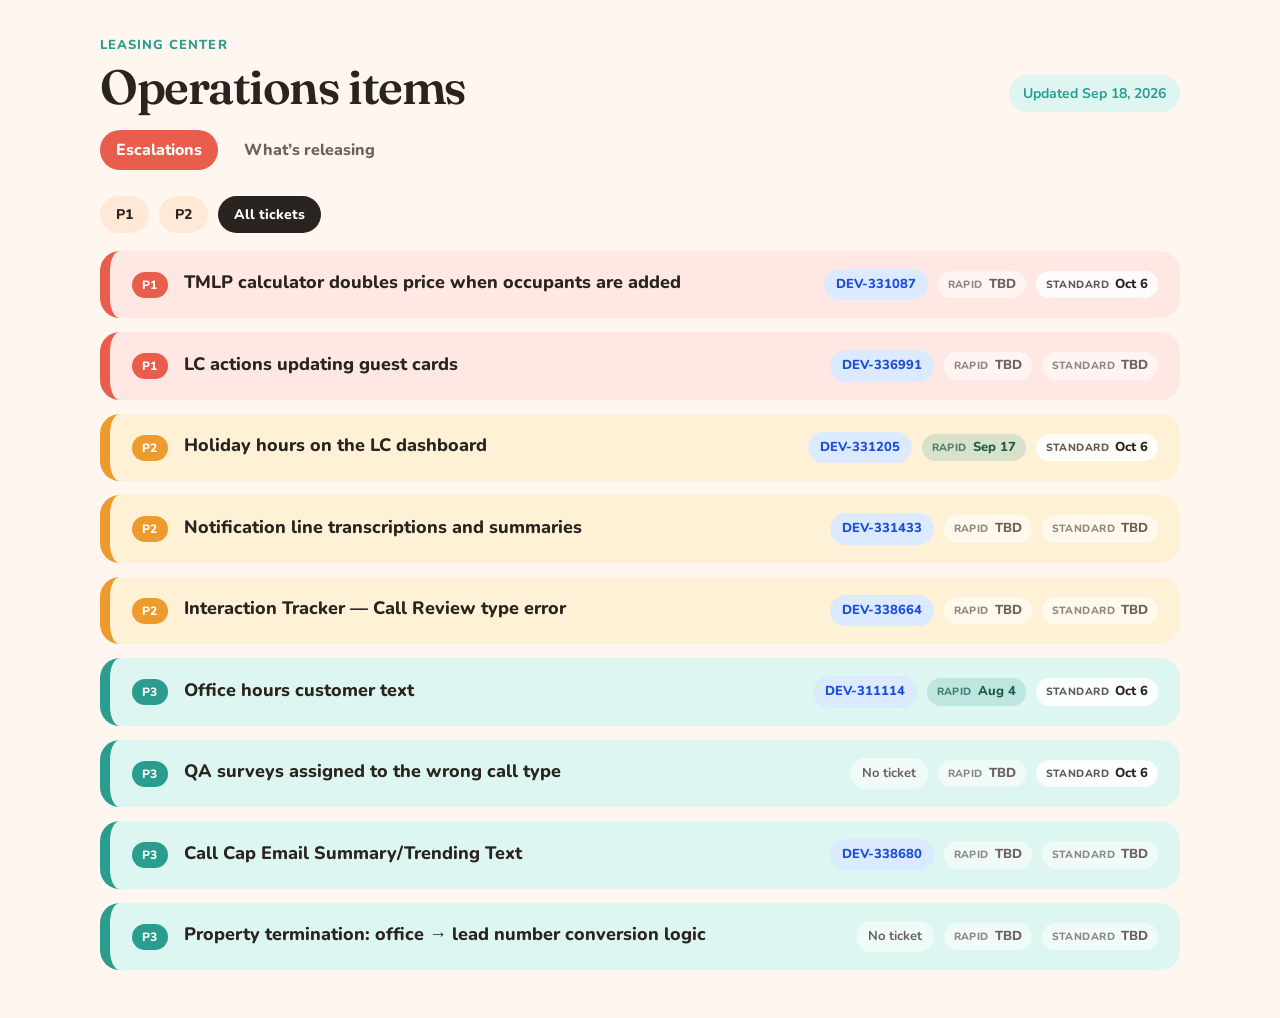
<file: index.html>
<!DOCTYPE html>
<html lang="en">
  <head>
    <meta charset="utf-8" />
    <meta name="viewport" content="width=device-width, initial-scale=1" />
    <title>LC Operations Items</title>
    <meta
      name="description"
      content="Leasing Center operations items: current escalations and what is releasing."
    />
    <link rel="icon" href="data:image/svg+xml,<svg xmlns='http://www.w3.org/2000/svg' viewBox='0 0 100 100'><rect fill='%232a9d8f' rx='24' width='100' height='100'/></svg>" />
    <link rel="preconnect" href="https://fonts.googleapis.com" />
    <link rel="preconnect" href="https://fonts.gstatic.com" crossorigin />
    <link
      href="https://fonts.googleapis.com/css2?family=Fraunces:opsz,wght@9..144,500;9..144,600&family=Nunito:wght@400;600;700;800&display=swap"
      rel="stylesheet"
    />
    <link rel="stylesheet" href="assets/styles.css?v=20260925a" />
  </head>
  <body>
    <a class="skip-link" href="#main">Skip to content</a>

    <header class="masthead">
      <div class="masthead__brand">
        <p class="eyebrow">Leasing Center</p>
        <h1>Operations items</h1>
      </div>
      <div class="masthead__meta" id="masthead-meta"></div>
    </header>

    <nav class="tabs" aria-label="Operations sections">
      <a class="tabs__link is-active" href="#escalations" data-tab="escalations">Escalations</a>
      <a class="tabs__link" href="#releases" data-tab="releases">What’s releasing</a>
    </nav>

    <main id="main">
      <section id="escalations" class="panel" data-panel="escalations">
        <div class="filters" role="group" aria-label="Filter escalations">
          <button type="button" class="chip" data-filter="p1">P1</button>
          <button type="button" class="chip" data-filter="p2">P2</button>
          <button type="button" class="chip is-active" data-filter="all">All tickets</button>
        </div>
        <div id="issue-board"></div>
        <p class="empty" id="issue-empty" hidden>No items match this filter.</p>
      </section>

      <section id="releases" class="panel" data-panel="releases" hidden>
        <a
          class="release-banner"
          id="jira-releasing-banner"
          href="https://entrata.atlassian.net/jira/dashboards/16707"
          target="_blank"
          rel="noopener noreferrer"
        >
          <span class="release-banner__eyebrow">Live in Jira</span>
          <span class="release-banner__copy">
            <strong>What’s Releasing dashboard</strong>
            <span>LC + VOIP ship list. Open this for the current cadence.</span>
          </span>
          <span class="release-banner__cta">Open Jira</span>
        </a>
        <div id="release-board"></div>
        <p class="empty" id="release-empty" hidden>
          Floor-impact notes will land here. Until then, use the Jira dashboard above.
        </p>
      </section>
    </main>

    <noscript>
      <p class="noscript">JavaScript is required to render items from <code>data/dashboard.js</code>.</p>
    </noscript>

    <script src="data/dashboard.js?v=20260925a"></script>
    <script src="assets/app.js?v=20260925a"></script>
  </body>
</html>
</file>
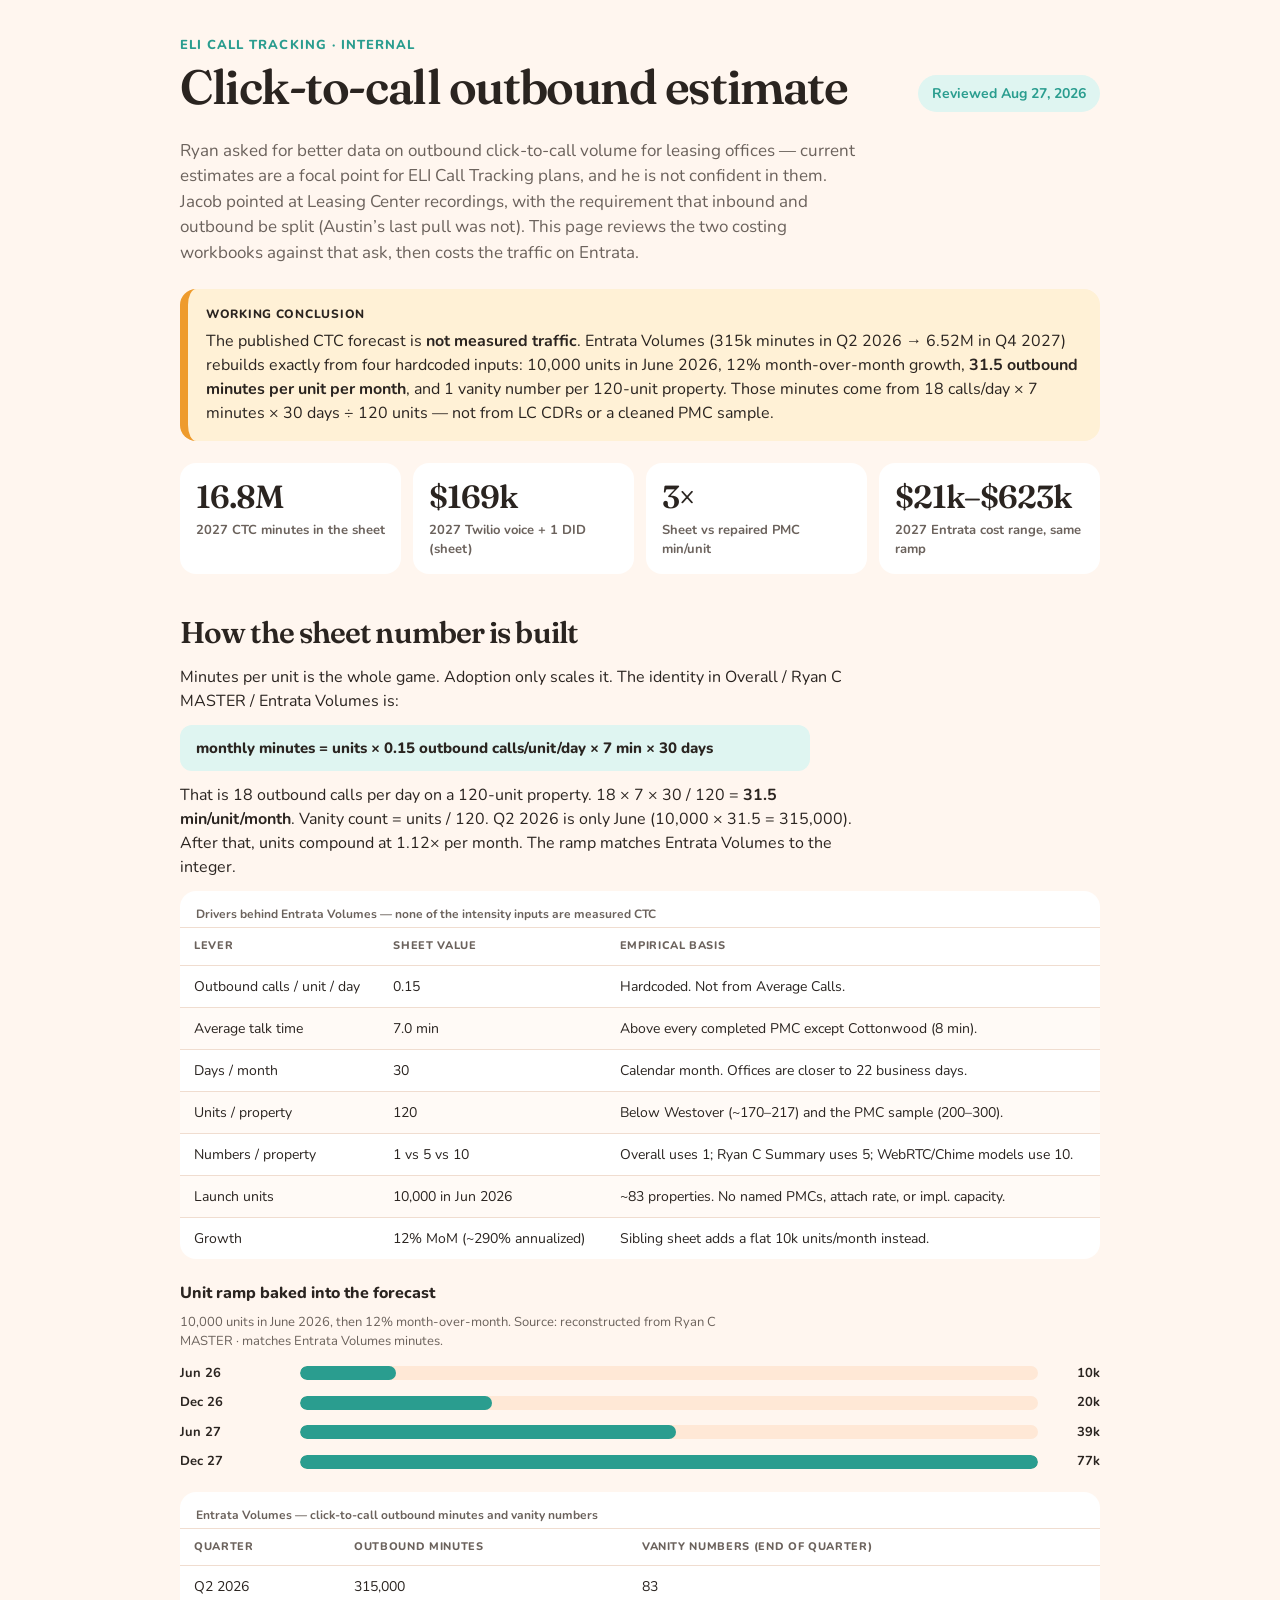
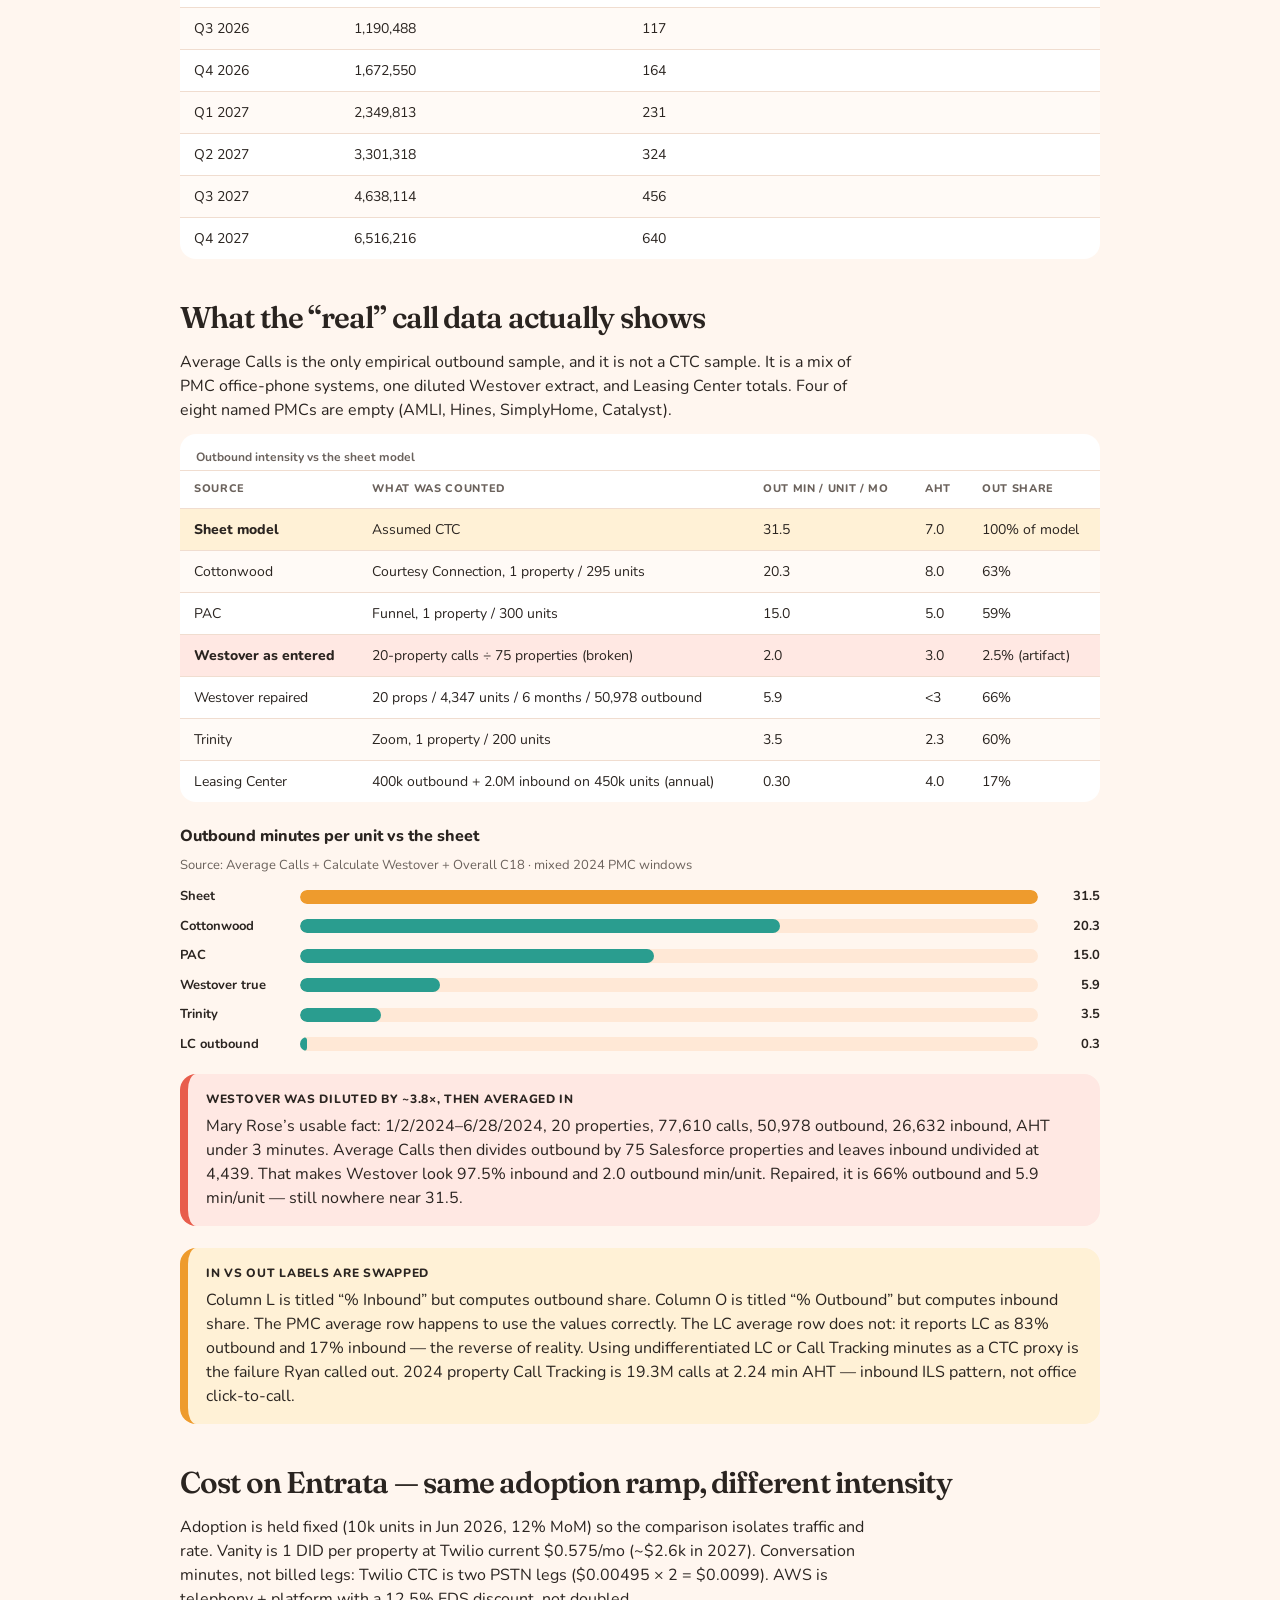
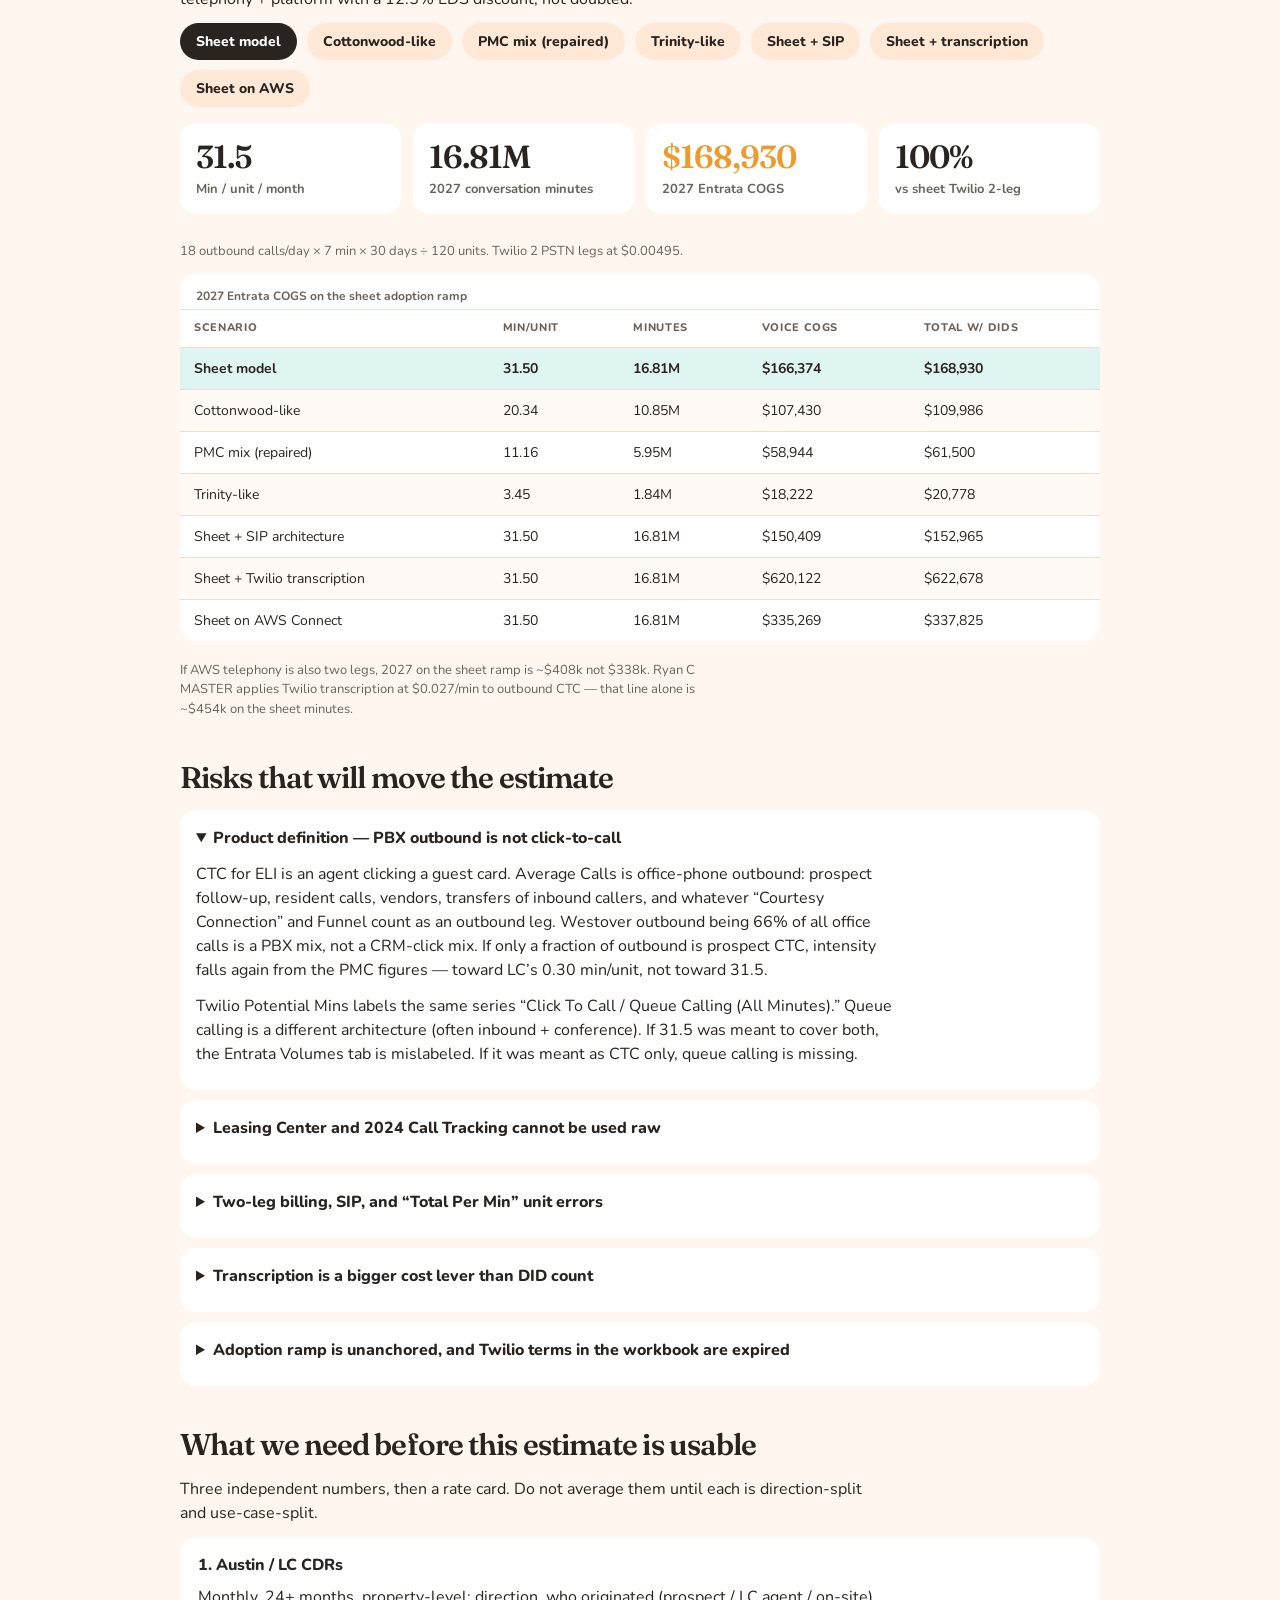
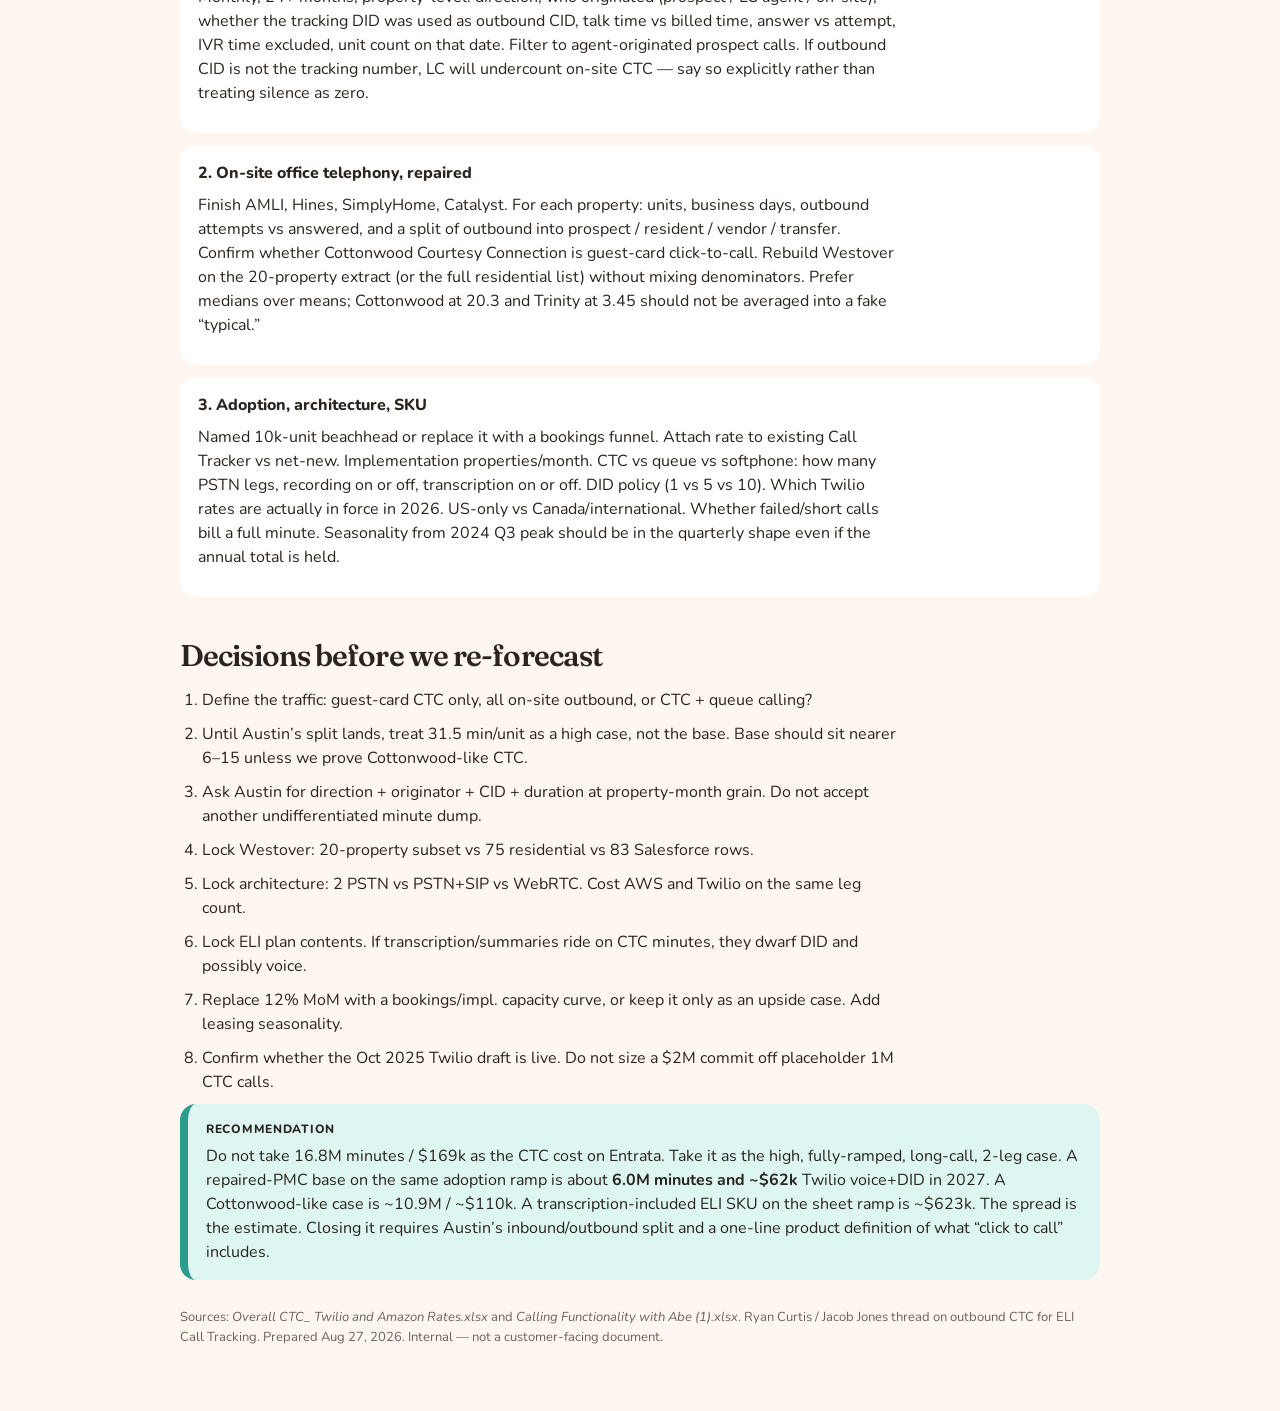
<file: ctc-outbound/index.html>
<!DOCTYPE html>
<html lang="en">
  <head>
    <meta charset="utf-8" />
    <meta name="viewport" content="width=device-width, initial-scale=1" />
    <title>Click-to-call outbound estimate — Entrata cost review</title>
    <meta
      name="description"
      content="Internal review of click-to-call outbound volume assumptions and what that traffic would cost on Entrata."
    />
    <meta name="robots" content="noindex, nofollow" />
    <link
      rel="icon"
      href="data:image/svg+xml,<svg xmlns='http://www.w3.org/2000/svg' viewBox='0 0 100 100'><rect fill='%232a9d8f' rx='24' width='100' height='100'/></svg>"
    />
    <link rel="preconnect" href="https://fonts.googleapis.com" />
    <link rel="preconnect" href="https://fonts.gstatic.com" crossorigin />
    <link
      href="https://fonts.googleapis.com/css2?family=Fraunces:opsz,wght@9..144,500;9..144,600&family=Nunito:wght@400;600;700;800&display=swap"
      rel="stylesheet"
    />
    <link rel="stylesheet" href="../assets/styles.css" />
    <link rel="stylesheet" href="../assets/ctc.css" />
  </head>
  <body class="ctc">
    <a class="skip-link" href="#main">Skip to content</a>

    <header class="masthead">
      <div class="masthead__brand">
        <p class="eyebrow">ELI Call Tracking · internal</p>
        <h1>Click-to-call outbound estimate</h1>
      </div>
      <div class="masthead__meta">Reviewed Aug 27, 2026</div>
    </header>

    <main id="main" class="ctc-main">
      <p class="lede">
        Ryan asked for better data on outbound click-to-call volume for leasing
        offices — current estimates are a focal point for ELI Call Tracking
        plans, and he is not confident in them. Jacob pointed at Leasing Center
        recordings, with the requirement that inbound and outbound be split
        (Austin’s last pull was not). This page reviews the two costing
        workbooks against that ask, then costs the traffic on Entrata.
      </p>

      <aside class="callout callout--warn" role="note">
        <p class="callout__label">Working conclusion</p>
        <p>
          The published CTC forecast is <strong>not measured traffic</strong>.
          Entrata Volumes (315k minutes in Q2 2026 → 6.52M in Q4 2027) rebuilds
          exactly from four hardcoded inputs: 10,000 units in June 2026, 12%
          month-over-month growth, <strong>31.5 outbound minutes per unit per
          month</strong>, and 1 vanity number per 120-unit property. Those
          minutes come from 18 calls/day × 7 minutes × 30 days ÷ 120 units —
          not from LC CDRs or a cleaned PMC sample.
        </p>
      </aside>

      <section class="stats" aria-label="Headline numbers">
        <article class="stat">
          <p class="stat__value">16.8M</p>
          <p class="stat__label">2027 CTC minutes in the sheet</p>
        </article>
        <article class="stat">
          <p class="stat__value">$169k</p>
          <p class="stat__label">2027 Twilio voice + 1 DID (sheet)</p>
        </article>
        <article class="stat">
          <p class="stat__value">3×</p>
          <p class="stat__label">Sheet vs repaired PMC min/unit</p>
        </article>
        <article class="stat">
          <p class="stat__value">$21k–$623k</p>
          <p class="stat__label">2027 Entrata cost range, same ramp</p>
        </article>
      </section>

      <section>
        <h2>How the sheet number is built</h2>
        <p>
          Minutes per unit is the whole game. Adoption only scales it. The
          identity in Overall / Ryan C MASTER / Entrata Volumes is:
        </p>
        <p class="formula">
          monthly minutes = units × 0.15 outbound calls/unit/day × 7 min × 30 days
        </p>
        <p>
          That is 18 outbound calls per day on a 120-unit property. 18 × 7 × 30 /
          120 = <strong>31.5 min/unit/month</strong>. Vanity count = units / 120.
          Q2 2026 is only June (10,000 × 31.5 = 315,000). After that, units
          compound at 1.12× per month. The ramp matches Entrata Volumes to the
          integer.
        </p>

        <div class="table-wrap">
          <table>
            <caption>
              Drivers behind Entrata Volumes — none of the intensity inputs are
              measured CTC
            </caption>
            <thead>
              <tr>
                <th>Lever</th>
                <th>Sheet value</th>
                <th>Empirical basis</th>
              </tr>
            </thead>
            <tbody>
              <tr>
                <td>Outbound calls / unit / day</td>
                <td>0.15</td>
                <td>Hardcoded. Not from Average Calls.</td>
              </tr>
              <tr>
                <td>Average talk time</td>
                <td>7.0 min</td>
                <td>Above every completed PMC except Cottonwood (8 min).</td>
              </tr>
              <tr>
                <td>Days / month</td>
                <td>30</td>
                <td>Calendar month. Offices are closer to 22 business days.</td>
              </tr>
              <tr>
                <td>Units / property</td>
                <td>120</td>
                <td>Below Westover (~170–217) and the PMC sample (200–300).</td>
              </tr>
              <tr>
                <td>Numbers / property</td>
                <td>1 vs 5 vs 10</td>
                <td>Overall uses 1; Ryan C Summary uses 5; WebRTC/Chime models use 10.</td>
              </tr>
              <tr>
                <td>Launch units</td>
                <td>10,000 in Jun 2026</td>
                <td>~83 properties. No named PMCs, attach rate, or impl. capacity.</td>
              </tr>
              <tr>
                <td>Growth</td>
                <td>12% MoM (~290% annualized)</td>
                <td>Sibling sheet adds a flat 10k units/month instead.</td>
              </tr>
            </tbody>
          </table>
        </div>

        <h3>Unit ramp baked into the forecast</h3>
        <p class="caption">
          10,000 units in June 2026, then 12% month-over-month. Source:
          reconstructed from Ryan C MASTER · matches Entrata Volumes minutes.
        </p>
        <div class="ramp" role="img" aria-label="Units on CTC from June 2026 to December 2027">
          <div class="ramp__row">
            <span>Jun 26</span>
            <div class="ramp__track"><i style="width: 13%"></i></div>
            <b>10k</b>
          </div>
          <div class="ramp__row">
            <span>Dec 26</span>
            <div class="ramp__track"><i style="width: 26%"></i></div>
            <b>20k</b>
          </div>
          <div class="ramp__row">
            <span>Jun 27</span>
            <div class="ramp__track"><i style="width: 51%"></i></div>
            <b>39k</b>
          </div>
          <div class="ramp__row">
            <span>Dec 27</span>
            <div class="ramp__track"><i style="width: 100%"></i></div>
            <b>77k</b>
          </div>
        </div>

        <div class="table-wrap">
          <table>
            <caption>Entrata Volumes — click-to-call outbound minutes and vanity numbers</caption>
            <thead>
              <tr>
                <th>Quarter</th>
                <th>Outbound minutes</th>
                <th>Vanity numbers (end of quarter)</th>
              </tr>
            </thead>
            <tbody>
              <tr><td>Q2 2026</td><td>315,000</td><td>83</td></tr>
              <tr><td>Q3 2026</td><td>1,190,488</td><td>117</td></tr>
              <tr><td>Q4 2026</td><td>1,672,550</td><td>164</td></tr>
              <tr><td>Q1 2027</td><td>2,349,813</td><td>231</td></tr>
              <tr><td>Q2 2027</td><td>3,301,318</td><td>324</td></tr>
              <tr><td>Q3 2027</td><td>4,638,114</td><td>456</td></tr>
              <tr><td>Q4 2027</td><td>6,516,216</td><td>640</td></tr>
            </tbody>
          </table>
        </div>
      </section>

      <section>
        <h2>What the “real” call data actually shows</h2>
        <p>
          Average Calls is the only empirical outbound sample, and it is not a
          CTC sample. It is a mix of PMC office-phone systems, one diluted
          Westover extract, and Leasing Center totals. Four of eight named PMCs
          are empty (AMLI, Hines, SimplyHome, Catalyst).
        </p>

        <div class="table-wrap">
          <table>
            <caption>Outbound intensity vs the sheet model</caption>
            <thead>
              <tr>
                <th>Source</th>
                <th>What was counted</th>
                <th>Out min / unit / mo</th>
                <th>AHT</th>
                <th>Out share</th>
              </tr>
            </thead>
            <tbody>
              <tr class="row-warn">
                <td>Sheet model</td>
                <td>Assumed CTC</td>
                <td>31.5</td>
                <td>7.0</td>
                <td>100% of model</td>
              </tr>
              <tr>
                <td>Cottonwood</td>
                <td>Courtesy Connection, 1 property / 295 units</td>
                <td>20.3</td>
                <td>8.0</td>
                <td>63%</td>
              </tr>
              <tr>
                <td>PAC</td>
                <td>Funnel, 1 property / 300 units</td>
                <td>15.0</td>
                <td>5.0</td>
                <td>59%</td>
              </tr>
              <tr class="row-bad">
                <td>Westover as entered</td>
                <td>20-property calls ÷ 75 properties (broken)</td>
                <td>2.0</td>
                <td>3.0</td>
                <td>2.5% (artifact)</td>
              </tr>
              <tr>
                <td>Westover repaired</td>
                <td>20 props / 4,347 units / 6 months / 50,978 outbound</td>
                <td>5.9</td>
                <td>&lt;3</td>
                <td>66%</td>
              </tr>
              <tr>
                <td>Trinity</td>
                <td>Zoom, 1 property / 200 units</td>
                <td>3.5</td>
                <td>2.3</td>
                <td>60%</td>
              </tr>
              <tr>
                <td>Leasing Center</td>
                <td>400k outbound + 2.0M inbound on 450k units (annual)</td>
                <td>0.30</td>
                <td>4.0</td>
                <td>17%</td>
              </tr>
            </tbody>
          </table>
        </div>

        <h3>Outbound minutes per unit vs the sheet</h3>
        <p class="caption">
          Source: Average Calls + Calculate Westover + Overall C18 · mixed 2024
          PMC windows
        </p>
        <div class="bars" role="img" aria-label="Outbound minutes per unit per month by source">
          <div class="bars__row">
            <span>Sheet</span>
            <div class="bars__track"><i class="is-warn" style="width: 100%"></i></div>
            <b>31.5</b>
          </div>
          <div class="bars__row">
            <span>Cottonwood</span>
            <div class="bars__track"><i style="width: 65%"></i></div>
            <b>20.3</b>
          </div>
          <div class="bars__row">
            <span>PAC</span>
            <div class="bars__track"><i style="width: 48%"></i></div>
            <b>15.0</b>
          </div>
          <div class="bars__row">
            <span>Westover true</span>
            <div class="bars__track"><i style="width: 19%"></i></div>
            <b>5.9</b>
          </div>
          <div class="bars__row">
            <span>Trinity</span>
            <div class="bars__track"><i style="width: 11%"></i></div>
            <b>3.5</b>
          </div>
          <div class="bars__row">
            <span>LC outbound</span>
            <div class="bars__track"><i style="width: 1%"></i></div>
            <b>0.3</b>
          </div>
        </div>

        <aside class="callout callout--danger" role="note">
          <p class="callout__label">Westover was diluted by ~3.8×, then averaged in</p>
          <p>
            Mary Rose’s usable fact: 1/2/2024–6/28/2024, 20 properties, 77,610
            calls, 50,978 outbound, 26,632 inbound, AHT under 3 minutes. Average
            Calls then divides outbound by 75 Salesforce properties and leaves
            inbound undivided at 4,439. That makes Westover look 97.5% inbound
            and 2.0 outbound min/unit. Repaired, it is 66% outbound and 5.9
            min/unit — still nowhere near 31.5.
          </p>
        </aside>

        <aside class="callout callout--warn" role="note">
          <p class="callout__label">In vs out labels are swapped</p>
          <p>
            Column L is titled “% Inbound” but computes outbound share. Column O
            is titled “% Outbound” but computes inbound share. The PMC average
            row happens to use the values correctly. The LC average row does
            not: it reports LC as 83% outbound and 17% inbound — the reverse of
            reality. Using undifferentiated LC or Call Tracking minutes as a CTC
            proxy is the failure Ryan called out. 2024 property Call Tracking is
            19.3M calls at 2.24 min AHT — inbound ILS pattern, not office
            click-to-call.
          </p>
        </aside>
      </section>

      <section>
        <h2>Cost on Entrata — same adoption ramp, different intensity</h2>
        <p>
          Adoption is held fixed (10k units in Jun 2026, 12% MoM) so the
          comparison isolates traffic and rate. Vanity is 1 DID per property at
          Twilio current $0.575/mo (~$2.6k in 2027). Conversation minutes, not
          billed legs: Twilio CTC is two PSTN legs ($0.00495 × 2 = $0.0099). AWS
          is telephony + platform with a 12.5% EDS discount, not doubled.
        </p>

        <div class="filters" role="group" aria-label="2027 cost scenario">
          <button type="button" class="chip is-active" data-scenario="sheet">Sheet model</button>
          <button type="button" class="chip" data-scenario="cottonwood">Cottonwood-like</button>
          <button type="button" class="chip" data-scenario="pmc">PMC mix (repaired)</button>
          <button type="button" class="chip" data-scenario="trinity">Trinity-like</button>
          <button type="button" class="chip" data-scenario="sip">Sheet + SIP</button>
          <button type="button" class="chip" data-scenario="trans">Sheet + transcription</button>
          <button type="button" class="chip" data-scenario="aws">Sheet on AWS</button>
        </div>

        <div id="scenario-stats" class="stats stats--live" aria-live="polite"></div>
        <p id="scenario-why" class="scenario-why"></p>

        <div class="table-wrap">
          <table>
            <caption>2027 Entrata COGS on the sheet adoption ramp</caption>
            <thead>
              <tr>
                <th>Scenario</th>
                <th>Min/unit</th>
                <th>Minutes</th>
                <th>Voice COGS</th>
                <th>Total w/ DIDs</th>
              </tr>
            </thead>
            <tbody id="scenario-table"></tbody>
          </table>
        </div>
        <p class="caption">
          If AWS telephony is also two legs, 2027 on the sheet ramp is ~$408k
          not $338k. Ryan C MASTER applies Twilio transcription at $0.027/min to
          outbound CTC — that line alone is ~$454k on the sheet minutes.
        </p>
      </section>

      <section>
        <h2>Risks that will move the estimate</h2>

        <details open>
          <summary>Product definition — PBX outbound is not click-to-call</summary>
          <p>
            CTC for ELI is an agent clicking a guest card. Average Calls is
            office-phone outbound: prospect follow-up, resident calls, vendors,
            transfers of inbound callers, and whatever “Courtesy Connection” and
            Funnel count as an outbound leg. Westover outbound being 66% of all
            office calls is a PBX mix, not a CRM-click mix. If only a fraction
            of outbound is prospect CTC, intensity falls again from the PMC
            figures — toward LC’s 0.30 min/unit, not toward 31.5.
          </p>
          <p>
            Twilio Potential Mins labels the same series “Click To Call / Queue
            Calling (All Minutes).” Queue calling is a different architecture
            (often inbound + conference). If 31.5 was meant to cover both, the
            Entrata Volumes tab is mislabeled. If it was meant as CTC only,
            queue calling is missing.
          </p>
        </details>

        <details>
          <summary>Leasing Center and 2024 Call Tracking cannot be used raw</summary>
          <p>
            Jacob is right that LC has recordings and duration. Ryan is right
            that direction was missing last time. 2024 LC: 2.16M calls, 9.37M
            minutes, 4.33 min AHT. Property Call Tracking: 19.3M calls, 43.4M
            minutes, 2.24 min AHT (inbound ILS). The Twilio mins sheet then puts
            9,365,748 LC minutes into each 2027 quarter after a half-quarter
            start — that is the 2024 annual total, reused as a quarterly run
            rate (~4×). Call Tracking migration is a separate (and currently
            broken) volume, not a CTC proof point.
          </p>
          <p>
            LC is also 83% inbound. On-site CTC is outbound. Centralized agents
            will not match on-site leasing-office behavior. Use LC only as a
            direction-split, unit-normalized outbound series for
            agent-originated prospect calls.
          </p>
        </details>

        <details>
          <summary>Two-leg billing, SIP, and “Total Per Min” unit errors</summary>
          <p>
            Click-to-call usually places two calls: agent and prospect. The
            Twilio calculator correctly ×2s PSTN. Overall’s Twilio outbound rate
            of $0.0099 is already 2 × $0.00495. AWS is entered as one telephony
            minute plus platform and is not doubled. Overall then sums vanity
            $/month into “Total Per Min,” producing $0.807 for AWS and $0.585
            for Twilio — those totals are not per-minute rates and should not be
            used in a cost model.
          </p>
          <p>
            Architecture is a first-class volume question: a WebRTC/softphone
            leg to the agent replaces one PSTN leg. That is a 10–40% COGS swing
            before intensity moves.
          </p>
        </details>

        <details>
          <summary>Transcription is a bigger cost lever than DID count</summary>
          <p>
            Ryan C Summary prices inbound transcription at $0.20/hour
            ($0.0033/min) and keeps it off outbound. Ryan C MASTER marks Twilio
            transcription $0.027/min and applies it to outbound CTC, taking unit
            COGS from ~$0.32 to ~$1.17 and the 60% margin price from ~$0.79 to
            ~$2.92. Call Tracker+ is still shown at $0.75. If ELI Call Tracking
            plans include recording, summaries, and scoring on CTC, the $169k
            voice bill is the wrong conversation.
          </p>
        </details>

        <details>
          <summary>Adoption ramp is unanchored, and Twilio terms in the workbook are expired</summary>
          <p>
            10,000 units in June 2026 is ~83 properties. 12% MoM is ~39k units
            by June 2027 and ~77k by December 2027 (~641 properties). There is
            no seasonality, despite 2024 property calls peaking in Q3 at 1.43×
            Q4. There is no attach rate to existing Call Tracker (21,161
            Veracity+Twilio numbers; 77,967 total tracking numbers).
          </p>
          <p>
            TWILIO tab: draft sent 10/16/25, expired 11/15/25, estimated launch
            12/1/25, $2M year-1 and $2.5M year-2 annual commitment on entire
            Twilio spend. Entrata’s existing Twilio bill in the sheet is
            SMS-heavy (Nov 2025 × 12 ≈ $1.09M SMS). Voice CTC at sheet scale is
            small relative to that commit; voice + the 4×-inflated Call Tracking
            migration figure is not. Entrata “Total Calls” is a dash — we do
            not have a current Entrata voice baseline. The calculator’s 1M CTC
            calls is a vendor placeholder, not this forecast.
          </p>
        </details>
      </section>

      <section>
        <h2>What we need before this estimate is usable</h2>
        <p>
          Three independent numbers, then a rate card. Do not average them until
          each is direction-split and use-case-split.
        </p>

        <article class="need">
          <h3>1. Austin / LC CDRs</h3>
          <p>
            Monthly, 24+ months, property-level: direction, who originated
            (prospect / LC agent / on-site), whether the tracking DID was used
            as outbound CID, talk time vs billed time, answer vs attempt, IVR
            time excluded, unit count on that date. Filter to agent-originated
            prospect calls. If outbound CID is not the tracking number, LC will
            undercount on-site CTC — say so explicitly rather than treating
            silence as zero.
          </p>
        </article>
        <article class="need">
          <h3>2. On-site office telephony, repaired</h3>
          <p>
            Finish AMLI, Hines, SimplyHome, Catalyst. For each property: units,
            business days, outbound attempts vs answered, and a split of
            outbound into prospect / resident / vendor / transfer. Confirm
            whether Cottonwood Courtesy Connection is guest-card click-to-call.
            Rebuild Westover on the 20-property extract (or the full residential
            list) without mixing denominators. Prefer medians over means;
            Cottonwood at 20.3 and Trinity at 3.45 should not be averaged into a
            fake “typical.”
          </p>
        </article>
        <article class="need">
          <h3>3. Adoption, architecture, SKU</h3>
          <p>
            Named 10k-unit beachhead or replace it with a bookings funnel.
            Attach rate to existing Call Tracker vs net-new. Implementation
            properties/month. CTC vs queue vs softphone: how many PSTN legs,
            recording on or off, transcription on or off. DID policy (1 vs 5 vs
            10). Which Twilio rates are actually in force in 2026. US-only vs
            Canada/international. Whether failed/short calls bill a full minute.
            Seasonality from 2024 Q3 peak should be in the quarterly shape even
            if the annual total is held.
          </p>
        </article>
      </section>

      <section>
        <h2>Decisions before we re-forecast</h2>
        <ol class="align">
          <li>Define the traffic: guest-card CTC only, all on-site outbound, or CTC + queue calling?</li>
          <li>Until Austin’s split lands, treat 31.5 min/unit as a high case, not the base. Base should sit nearer 6–15 unless we prove Cottonwood-like CTC.</li>
          <li>Ask Austin for direction + originator + CID + duration at property-month grain. Do not accept another undifferentiated minute dump.</li>
          <li>Lock Westover: 20-property subset vs 75 residential vs 83 Salesforce rows.</li>
          <li>Lock architecture: 2 PSTN vs PSTN+SIP vs WebRTC. Cost AWS and Twilio on the same leg count.</li>
          <li>Lock ELI plan contents. If transcription/summaries ride on CTC minutes, they dwarf DID and possibly voice.</li>
          <li>Replace 12% MoM with a bookings/impl. capacity curve, or keep it only as an upside case. Add leasing seasonality.</li>
          <li>Confirm whether the Oct 2025 Twilio draft is live. Do not size a $2M commit off placeholder 1M CTC calls.</li>
        </ol>
      </section>

      <aside class="callout callout--ok" role="note">
        <p class="callout__label">Recommendation</p>
        <p>
          Do not take 16.8M minutes / $169k as the CTC cost on Entrata. Take it
          as the high, fully-ramped, long-call, 2-leg case. A repaired-PMC base
          on the same adoption ramp is about <strong>6.0M minutes and ~$62k</strong>
          Twilio voice+DID in 2027. A Cottonwood-like case is ~10.9M / ~$110k.
          A transcription-included ELI SKU on the sheet ramp is ~$623k. The
          spread is the estimate. Closing it requires Austin’s inbound/outbound
          split and a one-line product definition of what “click to call”
          includes.
        </p>
      </aside>

      <p class="footnote">
        Sources: <em>Overall CTC_ Twilio and Amazon Rates.xlsx</em> and
        <em>Calling Functionality with Abe (1).xlsx</em>. Ryan Curtis / Jacob
        Jones thread on outbound CTC for ELI Call Tracking. Prepared Aug 27,
        2026. Internal — not a customer-facing document.
      </p>
    </main>

    <script src="../assets/ctc.js"></script>
  </body>
</html>
</file>
<file: assets/styles.css>
:root {
  --paper: #fff6ef;
  --paper-2: #ffffff;
  --ink: #2a2420;
  --ink-soft: #6b625c;
  --rule: #f0ddd0;
  --accent: #2a9d8f;
  --accent-soft: #dff5f1;
  --coral: #e85d4c;
  --p1: #e85d4c;
  --p1-soft: #ffe8e3;
  --p2: #ee9b2d;
  --p2-soft: #fff1d6;
  --p3: #2a9d8f;
  --p3-soft: #def6f1;
  --p4: #7b6cbf;
  --p4-soft: #eee9ff;
  --wait: #c56a12;
  --ok: #2a9d8f;
  --ticket: #1d4ed8;
  --ticket-soft: #dbeafe;
  --max: 1080px;
  --sans: "Nunito", "Segoe UI", sans-serif;
  --serif: "Fraunces", Georgia, serif;
  --radius: 20px;
}

*,
*::before,
*::after {
  box-sizing: border-box;
}

html {
  scroll-behavior: smooth;
}

body {
  margin: 0;
  color: var(--ink);
  background: var(--paper);
  font-family: var(--sans);
  font-size: 16px;
  line-height: 1.5;
}

[hidden] {
  display: none !important;
}

.skip-link {
  position: absolute;
  left: 12px;
  top: -40px;
  z-index: 10;
  padding: 8px 14px;
  border-radius: 999px;
  background: var(--ink);
  color: var(--paper-2);
}

.skip-link:focus {
  top: 12px;
}

.masthead,
.tabs,
main {
  width: min(var(--max), calc(100% - 40px));
  margin-inline: auto;
}

.masthead {
  display: flex;
  justify-content: space-between;
  gap: 24px;
  align-items: flex-end;
  padding: 36px 0 18px;
}

.eyebrow {
  margin: 0 0 6px;
  color: var(--accent);
  font-size: 13px;
  font-weight: 800;
  letter-spacing: 0.08em;
  text-transform: uppercase;
}

h1 {
  margin: 0;
  font-family: var(--serif);
  font-size: clamp(34px, 5vw, 48px);
  font-weight: 600;
  letter-spacing: -0.03em;
  line-height: 1.05;
}

.masthead__meta {
  padding: 8px 14px;
  border-radius: 999px;
  background: var(--accent-soft);
  color: var(--accent);
  font-size: 14px;
  font-weight: 700;
  white-space: nowrap;
}

.tabs {
  display: flex;
  gap: 10px;
  padding-bottom: 4px;
}

.tabs__link {
  padding: 8px 16px;
  border-radius: 999px;
  color: var(--ink-soft);
  font-weight: 800;
  text-decoration: none;
}

.tabs__link:hover,
.tabs__link:focus-visible {
  color: var(--ink);
  background: #ffe8d6;
}

.tabs__link.is-active {
  color: #fff;
  background: var(--coral);
}

.panel {
  padding: 22px 0 48px;
}

.filters {
  display: flex;
  flex-wrap: wrap;
  gap: 10px;
  margin-bottom: 18px;
}

.chip {
  padding: 8px 16px;
  border: 0;
  border-radius: 999px;
  background: #ffe8d6;
  color: var(--ink);
  font: inherit;
  font-size: 14px;
  font-weight: 800;
  cursor: pointer;
}

.chip:hover,
.chip:focus-visible {
  background: #ffd9bb;
}

.chip.is-active {
  color: #fff;
  background: var(--ink);
}

.chip[data-filter="p1"].is-active {
  background: var(--p1);
}

.chip[data-filter="p2"].is-active {
  background: var(--p2);
}

.issue {
  width: 100%;
  overflow: hidden;
  background: var(--paper-2);
  border: 0;
  border-radius: var(--radius);
  border-left: 10px solid var(--rule);
}

.issue + .issue {
  margin-top: 14px;
}

.issue--p1 {
  background: var(--p1-soft);
  border-left-color: var(--p1);
}

.issue--p2 {
  background: var(--p2-soft);
  border-left-color: var(--p2);
}

.issue--p3 {
  background: var(--p3-soft);
  border-left-color: var(--p3);
}

.issue--p4 {
  background: var(--p4-soft);
  border-left-color: var(--p4);
}

.issue__head {
  display: grid;
  grid-template-columns: minmax(0, 1fr) auto;
  gap: 16px 20px;
  align-items: center;
  padding: 18px 22px;
}

.issue__pills {
  display: flex;
  align-items: center;
  gap: 10px;
  justify-content: flex-end;
}

.issue__toggle {
  display: flex;
  align-items: center;
  gap: 16px;
  min-width: 0;
  margin: 0;
  padding: 0;
  background: none;
  border: 0;
  font: inherit;
  color: inherit;
  text-align: left;
  cursor: pointer;
}

.issue__toggle:hover .issue__title,
.issue__toggle:focus-visible .issue__title {
  text-decoration: underline;
  text-decoration-thickness: 2px;
  text-underline-offset: 3px;
}

.issue__toggle--end {
  justify-content: flex-end;
  gap: 16px;
}

.badge {
  display: inline-block;
  padding: 4px 10px;
  border-radius: 999px;
  font-size: 12px;
  font-weight: 800;
  letter-spacing: 0.04em;
  text-transform: uppercase;
  white-space: nowrap;
}

.badge--p1 {
  color: #fff;
  background: var(--p1);
}

.badge--p2 {
  color: #fff;
  background: var(--p2);
}

.badge--p3 {
  color: #fff;
  background: var(--p3);
}

.badge--p4 {
  color: #fff;
  background: var(--p4);
}

.badge--status,
.badge--wait,
.badge--progress,
.badge--resolved,
.badge--impact-none,
.badge--impact-awareness,
.badge--impact-training,
.badge--impact-workflow-change {
  color: var(--ink);
  background: rgba(255, 255, 255, 0.7);
}

.badge--date {
  display: inline-flex;
  align-items: baseline;
  gap: 6px;
  padding: 4px 10px;
  text-transform: none;
  letter-spacing: 0;
  font-weight: 700;
  font-size: 12px;
}

.badge--date .badge__label {
  font-weight: 800;
  text-transform: uppercase;
  letter-spacing: 0.04em;
  font-size: 10.5px;
  opacity: 0.75;
}

.badge--date .badge__value {
  font-weight: 800;
  font-size: 13px;
}

.badge--date-past {
  color: #1f5f47;
  background: rgba(42, 157, 143, 0.18);
}

.badge--date-future {
  color: var(--ink);
  background: rgba(255, 255, 255, 0.85);
}

.badge--date-tbd {
  color: var(--ink-soft);
  background: rgba(255, 255, 255, 0.55);
}

.issue__title {
  margin: 0 0 4px;
  font-size: 18px;
  font-weight: 800;
}

.issue__meta {
  color: var(--ink-soft);
  font-size: 14px;
}

.issue__jira {
  color: var(--ticket);
  background: var(--ticket-soft);
  padding: 6px 12px;
  border-radius: 999px;
  font-size: 13px;
  font-weight: 800;
  text-decoration: none;
  white-space: nowrap;
}

.issue__jira:hover,
.issue__jira:focus-visible {
  text-decoration: underline;
  text-underline-offset: 2px;
}

.issue__jira--empty {
  color: var(--ink-soft);
  background: rgba(255, 255, 255, 0.55);
  font-weight: 700;
}

.issue__body {
  padding: 0 22px 20px 22px;
}

.issue__grid {
  display: grid;
  grid-template-columns: 1fr 1fr;
  gap: 16px 24px;
  padding-top: 4px;
}

.issue__grid h3 {
  margin: 0 0 6px;
  font-size: 11px;
  font-weight: 800;
  letter-spacing: 0.08em;
  text-transform: uppercase;
  color: var(--ink-soft);
}

.issue__grid p {
  margin: 0;
}

.issue__shots {
  grid-column: 1 / -1;
}

.shot-row {
  display: flex;
  flex-wrap: wrap;
  gap: 12px;
}

.shot {
  margin: 0;
  flex: 1 1 320px;
  max-width: 100%;
}

.shot img {
  display: block;
  width: 100%;
  border-radius: 14px;
  background: #fff;
}

.shot__box {
  display: flex;
  align-items: center;
  justify-content: center;
  min-height: 140px;
  border: 2px dashed #d6c4b4;
  border-radius: 14px;
  background: rgba(255, 255, 255, 0.55);
  color: var(--ink-soft);
  font-size: 13px;
  font-weight: 800;
}

.shot figcaption {
  margin-top: 8px;
  color: var(--ink-soft);
  font-size: 13px;
  font-weight: 700;
}

.next-action {
  grid-column: 1 / -1;
  padding: 12px 14px;
  border-radius: 14px;
  background: rgba(255, 255, 255, 0.72);
}

.empty {
  margin: 24px 0;
  color: var(--ink-soft);
}

.release-banner {
  display: flex;
  align-items: center;
  gap: 18px;
  margin-bottom: 18px;
  padding: 18px 22px;
  border-radius: var(--radius);
  background: var(--ticket-soft);
  color: inherit;
  text-decoration: none;
}

.release-banner:hover,
.release-banner:focus-visible {
  outline: 3px solid var(--ticket);
  outline-offset: 2px;
}

.release-banner__eyebrow {
  flex: none;
  padding: 6px 10px;
  border-radius: 999px;
  background: var(--ticket);
  color: #fff;
  font-size: 12px;
  font-weight: 800;
  letter-spacing: 0.06em;
  text-transform: uppercase;
}

.release-banner__copy {
  display: flex;
  flex-direction: column;
  gap: 2px;
  min-width: 0;
  flex: 1;
}

.release-banner__copy strong {
  font-size: 18px;
  font-weight: 800;
}

.release-banner__copy span {
  color: var(--ink-soft);
  font-size: 14px;
}

.release-banner__cta {
  flex: none;
  padding: 8px 14px;
  border-radius: 999px;
  background: var(--ticket);
  color: #fff;
  font-size: 14px;
  font-weight: 800;
}

.issue--release {
  background: var(--paper-2);
  border-left-color: var(--ticket);
}

.issue--release + .issue--release {
  margin-top: 14px;
}

.construction {
  display: grid;
  justify-items: center;
  gap: 8px;
  padding: 28px 28px 36px;
  text-align: center;
  background: #fff;
  border-radius: var(--radius);
}

.construction__art {
  width: min(360px, 100%);
  margin-bottom: 8px;
}

.construction__art svg {
  display: block;
  width: 100%;
  height: auto;
}

.cone--left,
.cone--right {
  transform-origin: center bottom;
  transform-box: fill-box;
  animation: cone-wiggle 2.4s ease-in-out infinite;
}

.cone--right {
  animation-delay: 0.4s;
}

@keyframes cone-wiggle {
  0%,
  100% {
    transform: rotate(-3deg);
  }
  50% {
    transform: rotate(4deg);
  }
}

@media (prefers-reduced-motion: reduce) {
  .cone--left,
  .cone--right {
    animation: none;
  }
}

.construction__eyebrow {
  margin: 0;
  color: var(--coral);
  font-size: 13px;
  font-weight: 800;
  letter-spacing: 0.08em;
  text-transform: uppercase;
}

.construction h2 {
  margin: 0;
  font-family: var(--serif);
  font-size: clamp(26px, 4vw, 34px);
  font-weight: 600;
  letter-spacing: -0.03em;
}

.construction p {
  margin: 0;
  max-width: 46ch;
  color: var(--ink-soft);
}

.construction__aside {
  margin-top: 8px;
  font-style: italic;
}

.noscript {
  width: min(var(--max), calc(100% - 40px));
  margin: 24px auto;
}

code {
  font-size: 0.92em;
}

@media (max-width: 800px) {
  .masthead,
  .issue__head,
  .issue__grid,
  .release-banner {
    display: block;
  }

  .release-banner__eyebrow,
  .release-banner__cta {
    display: inline-block;
    margin-top: 8px;
  }

  .masthead__meta {
    text-align: left;
    margin-top: 12px;
    width: fit-content;
  }

  .issue__toggle,
  .issue__toggle--end {
    width: 100%;
    justify-content: flex-start;
    flex-wrap: wrap;
  }

  .issue__pills {
    justify-content: flex-start;
    flex-wrap: wrap;
    margin-top: 8px;
  }

  .issue__jira {
    display: inline-block;
    margin: 4px 0;
  }
}

@media print {
  body {
    background: #fff;
  }

  .tabs,
  .filters,
  .skip-link {
    display: none !important;
  }

  .panel[hidden] {
    display: block !important;
  }

  .issue__body {
    display: block !important;
  }

  .issue,
  .construction,
  .release-banner {
    break-inside: avoid;
  }
}
</file>
<file: assets/ctc.css>
.ctc {
  --max: 920px;
}

.ctc-main {
  width: min(var(--max), calc(100% - 40px));
  margin: 0 auto 64px;
  padding-top: 8px;
}

.lede {
  margin: 0 0 24px;
  max-width: 68ch;
  color: var(--ink-soft);
  font-size: 17px;
}

.ctc h2 {
  margin: 36px 0 10px;
  font-family: var(--serif);
  font-size: clamp(24px, 3.4vw, 30px);
  font-weight: 600;
  letter-spacing: -0.03em;
}

.ctc h3 {
  margin: 22px 0 8px;
  font-size: 16px;
  font-weight: 800;
}

.ctc-main > section > p,
.need p,
details p {
  margin: 0 0 12px;
  max-width: 70ch;
}

.callout {
  margin: 0 0 22px;
  padding: 16px 18px;
  border-radius: 16px;
  border-left: 8px solid var(--p2);
  background: var(--p2-soft);
}

.callout--danger {
  border-left-color: var(--p1);
  background: var(--p1-soft);
}

.callout--ok {
  border-left-color: var(--ok);
  background: var(--p3-soft);
}

.callout p {
  margin: 0;
  max-width: none;
}

.callout__label {
  margin-bottom: 6px !important;
  font-size: 12px;
  font-weight: 800;
  letter-spacing: 0.06em;
  text-transform: uppercase;
}

.stats {
  display: grid;
  grid-template-columns: repeat(4, minmax(0, 1fr));
  gap: 12px;
  margin: 0 0 28px;
}

.stat {
  padding: 16px 16px 14px;
  background: var(--paper-2);
  border-radius: 16px;
}

.stat__value {
  margin: 0;
  font-family: var(--serif);
  font-size: clamp(26px, 3vw, 32px);
  font-weight: 600;
  letter-spacing: -0.03em;
  line-height: 1.1;
}

.stat__label {
  margin: 6px 0 0;
  color: var(--ink-soft);
  font-size: 13px;
  font-weight: 700;
}

.formula {
  margin: 12px 0 16px;
  padding: 12px 16px;
  border-radius: 12px;
  background: var(--accent-soft);
  font-weight: 800;
  font-size: 15px;
}

.table-wrap {
  overflow-x: auto;
  margin: 12px 0 20px;
  background: var(--paper-2);
  border-radius: 16px;
}

.ctc table {
  width: 100%;
  border-collapse: collapse;
  font-size: 14px;
}

.ctc caption {
  padding: 14px 16px 4px;
  color: var(--ink-soft);
  font-size: 12px;
  font-weight: 700;
  text-align: left;
}

.ctc th,
.ctc td {
  padding: 10px 14px;
  border-top: 1px solid var(--rule);
  text-align: left;
  vertical-align: top;
}

.ctc th {
  font-size: 11px;
  font-weight: 800;
  letter-spacing: 0.06em;
  text-transform: uppercase;
  color: var(--ink-soft);
}

.ctc tbody tr:nth-child(even) {
  background: #fffaf6;
}

.row-warn td:first-child,
.row-bad td:first-child {
  font-weight: 800;
}

.row-warn {
  background: var(--p2-soft) !important;
}

.row-bad {
  background: var(--p1-soft) !important;
}

.caption,
.scenario-why,
.footnote {
  color: var(--ink-soft);
  font-size: 13px;
}

.ramp,
.bars {
  display: grid;
  gap: 10px;
  margin: 8px 0 20px;
}

.ramp__row,
.bars__row {
  display: grid;
  grid-template-columns: 110px minmax(0, 1fr) 52px;
  gap: 10px;
  align-items: center;
  font-size: 13px;
  font-weight: 700;
}

.ramp__track,
.bars__track {
  height: 14px;
  overflow: hidden;
  background: #ffe8d6;
  border-radius: 999px;
}

.ramp__track i,
.bars__track i {
  display: block;
  height: 100%;
  background: var(--accent);
  border-radius: 999px;
}

.bars__track i.is-warn {
  background: var(--p2);
}

.ramp__row b,
.bars__row b {
  text-align: right;
  font-variant-numeric: tabular-nums;
}

.ctc .filters {
  margin: 8px 0 16px;
}

.ctc details {
  margin: 0 0 10px;
  padding: 4px 16px 12px;
  background: var(--paper-2);
  border-radius: 16px;
}

.ctc summary {
  padding: 12px 0;
  font-weight: 800;
  cursor: pointer;
}

.need {
  margin: 0 0 12px;
  padding: 16px 18px;
  background: var(--paper-2);
  border-radius: 16px;
}

.need h3 {
  margin: 0 0 8px;
}

.align {
  margin: 0;
  padding-left: 22px;
}

.align li {
  margin: 0 0 10px;
  max-width: 70ch;
}

.footnote {
  margin-top: 28px;
}

.ctc tr.is-active td {
  background: var(--accent-soft);
  font-weight: 700;
}

@media (max-width: 800px) {
  .stats {
    grid-template-columns: 1fr 1fr;
  }

  .ramp__row,
  .bars__row {
    grid-template-columns: 88px minmax(0, 1fr) 44px;
  }
}

@media print {
  .ctc .filters {
    display: flex !important;
  }

  .ctc details {
    break-inside: avoid;
  }

  .ctc details[open] p {
    display: block;
  }
}
</file>
